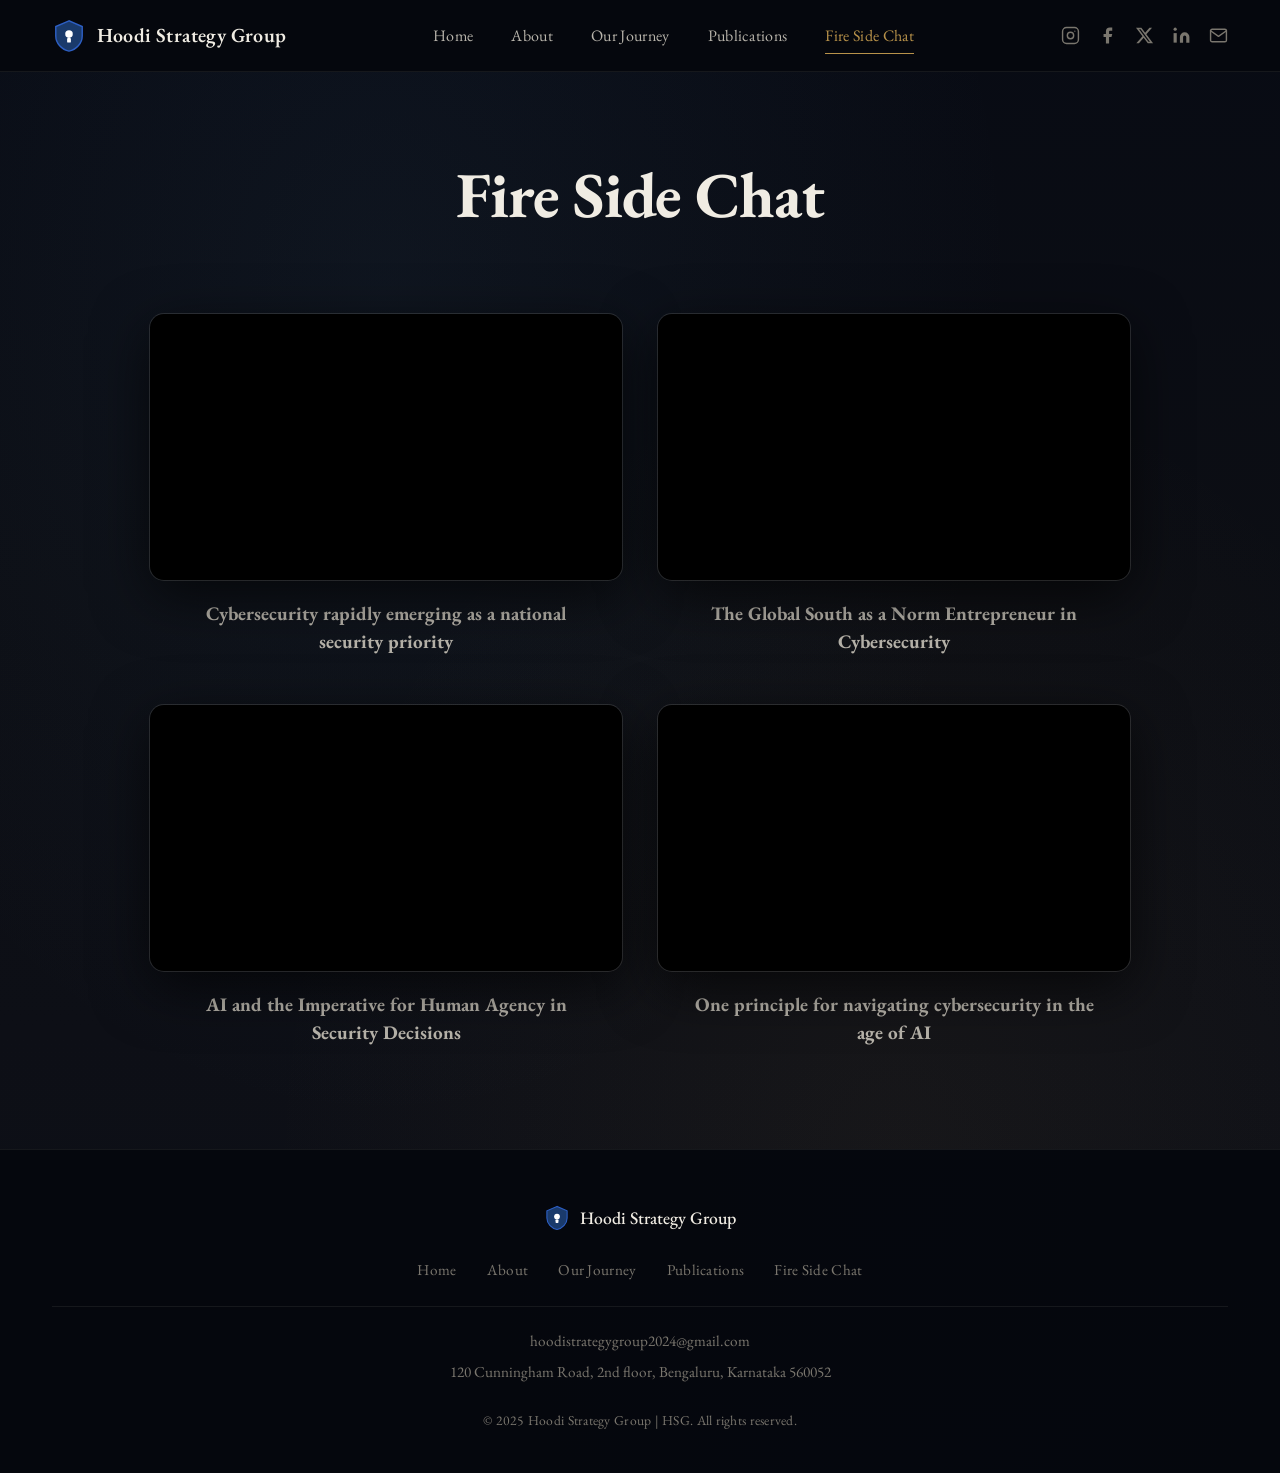
<file: fireside.html>
<!DOCTYPE html>
<html lang="en">
<head>
  <meta charset="UTF-8"/>
  <meta name="viewport" content="width=device-width, initial-scale=1.0"/>
  <title>Fire Side Chat | Hoodi Strategy Group</title>
  <link rel="stylesheet" href="style.css"/>
</head>
<body class="fireside-page">

  <nav class="navbar">
    <a href="index.html" class="nav-logo">
      <svg width="34" height="34" viewBox="0 0 36 36" fill="none"><path d="M18 2L4 8V18C4 25.7 10.3 32.6 18 34C25.7 32.6 32 25.7 32 18V8L18 2Z" fill="#1a3a6b" stroke="#2d5fc4" stroke-width="1.5"/><circle cx="18" cy="16" r="4" fill="white"/><rect x="16" y="20" width="4" height="5" rx="1" fill="white"/></svg>
      <span class="logo-text">Hoodi Strategy Group</span>
    </a>
    <div class="nav-links">
      <a href="index.html" class="nav-link">Home</a>
      <a href="about.html" class="nav-link">About</a>
      <a href="journey.html" class="nav-link">Our Journey</a>
      <a href="publications.html" class="nav-link">Publications</a>
      <a href="fireside.html" class="nav-link active">Fire Side Chat</a>
    </div>
    <div class="nav-social">
      <a href="#" class="social-icon" aria-label="Instagram"><svg width="19" height="19" viewBox="0 0 24 24" fill="none" stroke="currentColor" stroke-width="1.8" stroke-linecap="round" stroke-linejoin="round"><rect x="2" y="2" width="20" height="20" rx="5"/><circle cx="12" cy="12" r="4"/><circle cx="17.5" cy="6.5" r="0.8" fill="currentColor" stroke="none"/></svg></a>
      <a href="#" class="social-icon" aria-label="Facebook"><svg width="19" height="19" viewBox="0 0 24 24" fill="currentColor"><path d="M18 2h-3a5 5 0 0 0-5 5v3H7v4h3v8h4v-8h3l1-4h-4V7a1 1 0 0 1 1-1h3z"/></svg></a>
      <a href="#" class="social-icon" aria-label="X"><svg width="19" height="19" viewBox="0 0 24 24" fill="currentColor"><path d="M18.244 2.25h3.308l-7.227 8.26 8.502 11.24H16.17l-5.214-6.817L4.99 21.75H1.68l7.73-8.835L1.254 2.25H8.08l4.713 6.231zm-1.161 17.52h1.833L7.084 4.126H5.117z"/></svg></a>
      <a href="#" class="social-icon" aria-label="LinkedIn"><svg width="19" height="19" viewBox="0 0 24 24" fill="currentColor"><path d="M16 8a6 6 0 0 1 6 6v7h-4v-7a2 2 0 0 0-4 0v7h-4v-7a6 6 0 0 1 6-6z"/><rect x="2" y="9" width="4" height="12"/><circle cx="4" cy="4" r="2"/></svg></a>
      <a href="/cdn-cgi/l/email-protection#d1b9bebeb5b8a2a5a3b0a5b4b6a8b6a3bea4a1e3e1e3e591b6bcb0b8bdffb2bebc" class="social-icon" aria-label="Email"><svg width="19" height="19" viewBox="0 0 24 24" fill="none" stroke="currentColor" stroke-width="1.8" stroke-linecap="round" stroke-linejoin="round"><path d="M4 4h16c1.1 0 2 .9 2 2v12c0 1.1-.9 2-2 2H4c-1.1 0-2-.9-2-2V6c0-1.1.9-2 2-2z"/><polyline points="22,6 12,13 2,6"/></svg></a>
    </div>
    <button class="hamburger" id="hamburger" aria-label="Toggle menu" aria-expanded="false"><span></span><span></span><span></span></button>
  </nav>
  <div class="mobile-menu" id="mobileMenu">
    <a href="index.html" class="mobile-link">Home</a>
    <a href="about.html" class="mobile-link">About</a>
    <a href="journey.html" class="mobile-link">Our Journey</a>
    <a href="publications.html" class="mobile-link">Publications</a>
    <a href="fireside.html" class="mobile-link active">Fire Side Chat</a>
  </div>

  <main>
    <div class="fireside-wrapper">

      <h1 class="fireside-title hero-animate">Fire Side Chat</h1>

      <div class="videos-grid">

        <div class="video-item" data-reveal="up" data-delay="1">
          <div class="video-embed-wrap">
            <!-- Replace VIDEO_ID_1 with actual YouTube video ID -->
            <iframe src="https://www.youtube.com/embed/VIDEO_ID_1"
              title="Cybersecurity rapidly emerging as a national security priority"
              allow="accelerometer; autoplay; clipboard-write; encrypted-media; gyroscope; picture-in-picture"
              allowfullscreen></iframe>
          </div>
          <p class="video-title">Cybersecurity rapidly emerging as a national security priority</p>
        </div>

        <div class="video-item" data-reveal="up" data-delay="2">
          <div class="video-embed-wrap">
            <!-- Replace VIDEO_ID_2 with actual YouTube video ID -->
            <iframe src="https://www.youtube.com/embed/VIDEO_ID_2"
              title="The Global South as a Norm Entrepreneur in Cybersecurity"
              allow="accelerometer; autoplay; clipboard-write; encrypted-media; gyroscope; picture-in-picture"
              allowfullscreen></iframe>
          </div>
          <p class="video-title">The Global South as a Norm Entrepreneur in Cybersecurity</p>
        </div>

        <div class="video-item" data-reveal="up" data-delay="3">
          <div class="video-embed-wrap">
            <!-- Replace VIDEO_ID_3 with actual YouTube video ID -->
            <iframe src="https://www.youtube.com/embed/VIDEO_ID_3"
              title="AI and the Imperative for Human Agency in Security Decisions"
              allow="accelerometer; autoplay; clipboard-write; encrypted-media; gyroscope; picture-in-picture"
              allowfullscreen></iframe>
          </div>
          <p class="video-title">AI and the Imperative for Human Agency in Security Decisions</p>
        </div>

        <div class="video-item" data-reveal="up" data-delay="4">
          <div class="video-embed-wrap">
            <!-- Replace VIDEO_ID_4 with actual YouTube video ID -->
            <iframe src="https://www.youtube.com/embed/VIDEO_ID_4"
              title="One principle for navigating cybersecurity in the age of AI"
              allow="accelerometer; autoplay; clipboard-write; encrypted-media; gyroscope; picture-in-picture"
              allowfullscreen></iframe>
          </div>
          <p class="video-title">One principle for navigating cybersecurity in the age of AI</p>
        </div>

      </div>
    </div>
  </main>

  <footer class="footer">
    <div class="footer-logo">
      <svg width="26" height="26" viewBox="0 0 36 36" fill="none"><path d="M18 2L4 8V18C4 25.7 10.3 32.6 18 34C25.7 32.6 32 25.7 32 18V8L18 2Z" fill="#1a3a6b" stroke="#2d5fc4" stroke-width="1.5"/><circle cx="18" cy="16" r="4" fill="white"/><rect x="16" y="20" width="4" height="5" rx="1" fill="white"/></svg>
      <span>Hoodi Strategy Group</span>
    </div>
    <nav class="footer-nav">
      <a href="index.html">Home</a><a href="about.html">About</a><a href="journey.html">Our Journey</a><a href="publications.html">Publications</a><a href="fireside.html">Fire Side Chat</a>
    </nav>
        <div class="footer-contact-info">
      <a href="mailto:hoodistrategygroup2024@gmail.com">hoodistrategygroup2024@gmail.com</a>
      <p>120 Cunningham Road, 2nd floor, Bengaluru, Karnataka 560052</p>
    </div>
    <p class="footer-copy">&#169; 2025 Hoodi Strategy Group | HSG. All rights reserved.</p>
  </footer>

  <script src="script.js"></script>
</body>
</html>
</file>
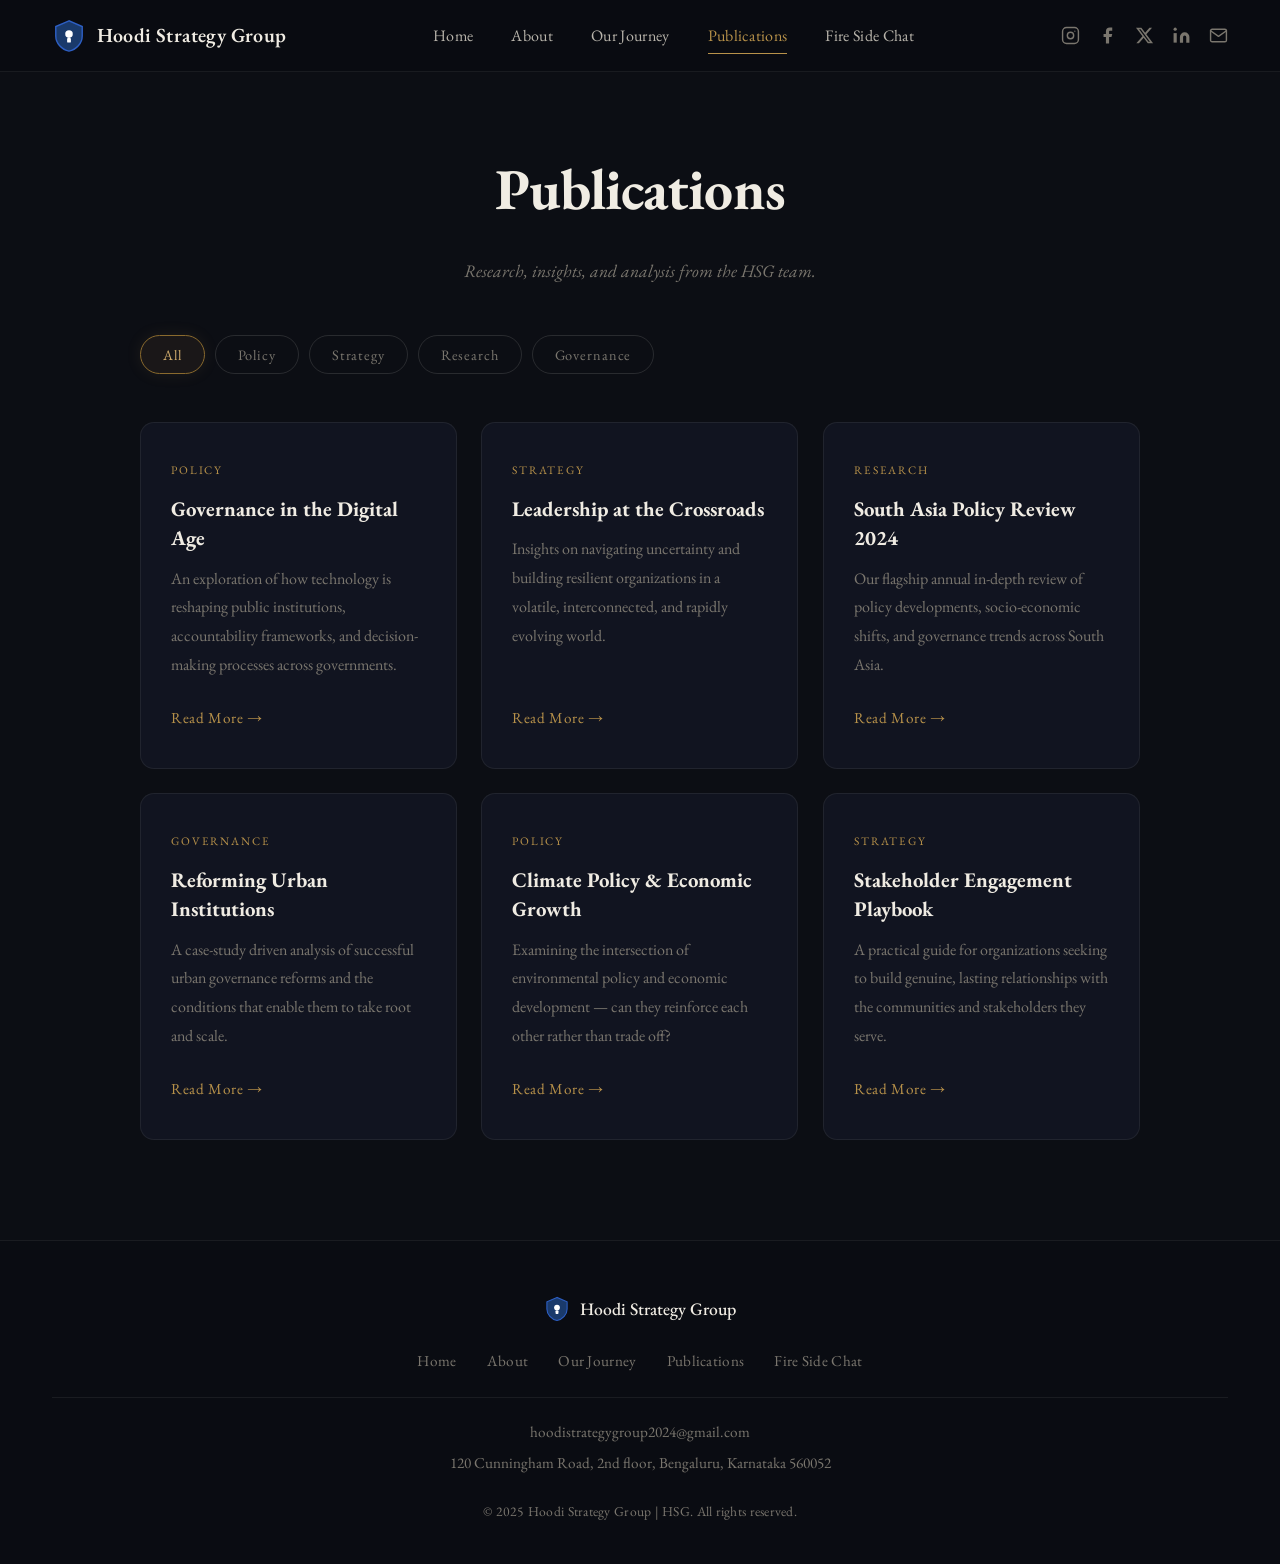
<file: publications.html>
<!DOCTYPE html>
<html lang="en">
<head>
  <meta charset="UTF-8"/>
  <meta name="viewport" content="width=device-width, initial-scale=1.0"/>
  <title>Publications | Hoodi Strategy Group</title>
  <link rel="stylesheet" href="style.css"/>
</head>
<body>

  <nav class="navbar">
    <a href="index.html" class="nav-logo">
      <svg width="34" height="34" viewBox="0 0 36 36" fill="none"><path d="M18 2L4 8V18C4 25.7 10.3 32.6 18 34C25.7 32.6 32 25.7 32 18V8L18 2Z" fill="#1a3a6b" stroke="#2d5fc4" stroke-width="1.5"/><circle cx="18" cy="16" r="4" fill="white"/><rect x="16" y="20" width="4" height="5" rx="1" fill="white"/></svg>
      <span class="logo-text">Hoodi Strategy Group</span>
    </a>
    <div class="nav-links">
      <a href="index.html" class="nav-link">Home</a>
      <a href="about.html" class="nav-link">About</a>
      <a href="journey.html" class="nav-link">Our Journey</a>
      <a href="publications.html" class="nav-link active">Publications</a>
      <a href="fireside.html" class="nav-link">Fire Side Chat</a>
    </div>
    <div class="nav-social">
      <a href="#" class="social-icon" aria-label="Instagram"><svg width="19" height="19" viewBox="0 0 24 24" fill="none" stroke="currentColor" stroke-width="1.8" stroke-linecap="round" stroke-linejoin="round"><rect x="2" y="2" width="20" height="20" rx="5"/><circle cx="12" cy="12" r="4"/><circle cx="17.5" cy="6.5" r="0.8" fill="currentColor" stroke="none"/></svg></a>
      <a href="#" class="social-icon" aria-label="Facebook"><svg width="19" height="19" viewBox="0 0 24 24" fill="currentColor"><path d="M18 2h-3a5 5 0 0 0-5 5v3H7v4h3v8h4v-8h3l1-4h-4V7a1 1 0 0 1 1-1h3z"/></svg></a>
      <a href="#" class="social-icon" aria-label="X"><svg width="19" height="19" viewBox="0 0 24 24" fill="currentColor"><path d="M18.244 2.25h3.308l-7.227 8.26 8.502 11.24H16.17l-5.214-6.817L4.99 21.75H1.68l7.73-8.835L1.254 2.25H8.08l4.713 6.231zm-1.161 17.52h1.833L7.084 4.126H5.117z"/></svg></a>
      <a href="#" class="social-icon" aria-label="LinkedIn"><svg width="19" height="19" viewBox="0 0 24 24" fill="currentColor"><path d="M16 8a6 6 0 0 1 6 6v7h-4v-7a2 2 0 0 0-4 0v7h-4v-7a6 6 0 0 1 6-6z"/><rect x="2" y="9" width="4" height="12"/><circle cx="4" cy="4" r="2"/></svg></a>
      <a href="/cdn-cgi/l/email-protection#0f6760606b667c7b7d6e7b6a6876687d607a7f3d3f3d3b4f68626e6663216c6062" class="social-icon" aria-label="Email"><svg width="19" height="19" viewBox="0 0 24 24" fill="none" stroke="currentColor" stroke-width="1.8" stroke-linecap="round" stroke-linejoin="round"><path d="M4 4h16c1.1 0 2 .9 2 2v12c0 1.1-.9 2-2 2H4c-1.1 0-2-.9-2-2V6c0-1.1.9-2 2-2z"/><polyline points="22,6 12,13 2,6"/></svg></a>
    </div>
    <button class="hamburger" id="hamburger" aria-label="Toggle menu" aria-expanded="false"><span></span><span></span><span></span></button>
  </nav>
  <div class="mobile-menu" id="mobileMenu">
    <a href="index.html" class="mobile-link">Home</a>
    <a href="about.html" class="mobile-link">About</a>
    <a href="journey.html" class="mobile-link">Our Journey</a>
    <a href="publications.html" class="mobile-link active">Publications</a>
    <a href="fireside.html" class="mobile-link">Fire Side Chat</a>
  </div>

  <main>
    <div class="pub-page">

      <h1 class="pub-page-title hero-animate">Publications</h1>
      <p class="pub-page-sub hero-animate hero-animate-delay-1">Research, insights, and analysis from the HSG team.</p>

      <div class="pub-filter" data-reveal="up">
        <button class="filter-btn active" data-filter="all">All</button>
        <button class="filter-btn" data-filter="policy">Policy</button>
        <button class="filter-btn" data-filter="strategy">Strategy</button>
        <button class="filter-btn" data-filter="research">Research</button>
        <button class="filter-btn" data-filter="governance">Governance</button>
      </div>

      <div class="cards-grid">
        <div class="card" data-category="policy" data-reveal="up" data-delay="1">
          <div class="card-tag">Policy</div>
          <h3 class="card-title">Governance in the Digital Age</h3>
          <p class="card-text">An exploration of how technology is reshaping public institutions, accountability frameworks, and decision-making processes across governments.</p>
          <a href="#" class="card-link">Read More →</a>
        </div>
        <div class="card" data-category="strategy" data-reveal="up" data-delay="2">
          <div class="card-tag">Strategy</div>
          <h3 class="card-title">Leadership at the Crossroads</h3>
          <p class="card-text">Insights on navigating uncertainty and building resilient organizations in a volatile, interconnected, and rapidly evolving world.</p>
          <a href="#" class="card-link">Read More →</a>
        </div>
        <div class="card" data-category="research" data-reveal="up" data-delay="3">
          <div class="card-tag">Research</div>
          <h3 class="card-title">South Asia Policy Review 2024</h3>
          <p class="card-text">Our flagship annual in-depth review of policy developments, socio-economic shifts, and governance trends across South Asia.</p>
          <a href="#" class="card-link">Read More →</a>
        </div>
        <div class="card" data-category="governance" data-reveal="up" data-delay="1">
          <div class="card-tag">Governance</div>
          <h3 class="card-title">Reforming Urban Institutions</h3>
          <p class="card-text">A case-study driven analysis of successful urban governance reforms and the conditions that enable them to take root and scale.</p>
          <a href="#" class="card-link">Read More →</a>
        </div>
        <div class="card" data-category="policy" data-reveal="up" data-delay="2">
          <div class="card-tag">Policy</div>
          <h3 class="card-title">Climate Policy &amp; Economic Growth</h3>
          <p class="card-text">Examining the intersection of environmental policy and economic development — can they reinforce each other rather than trade off?</p>
          <a href="#" class="card-link">Read More →</a>
        </div>
        <div class="card" data-category="strategy" data-reveal="up" data-delay="3">
          <div class="card-tag">Strategy</div>
          <h3 class="card-title">Stakeholder Engagement Playbook</h3>
          <p class="card-text">A practical guide for organizations seeking to build genuine, lasting relationships with the communities and stakeholders they serve.</p>
          <a href="#" class="card-link">Read More →</a>
        </div>
      </div>

    </div>
  </main>

  <footer class="footer">
    <div class="footer-logo">
      <svg width="26" height="26" viewBox="0 0 36 36" fill="none"><path d="M18 2L4 8V18C4 25.7 10.3 32.6 18 34C25.7 32.6 32 25.7 32 18V8L18 2Z" fill="#1a3a6b" stroke="#2d5fc4" stroke-width="1.5"/><circle cx="18" cy="16" r="4" fill="white"/><rect x="16" y="20" width="4" height="5" rx="1" fill="white"/></svg>
      <span>Hoodi Strategy Group</span>
    </div>
    <nav class="footer-nav">
      <a href="index.html">Home</a><a href="about.html">About</a><a href="journey.html">Our Journey</a><a href="publications.html">Publications</a><a href="fireside.html">Fire Side Chat</a>
    </nav>
        <div class="footer-contact-info">
      <a href="mailto:hoodistrategygroup2024@gmail.com">hoodistrategygroup2024@gmail.com</a>
      <p>120 Cunningham Road, 2nd floor, Bengaluru, Karnataka 560052</p>
    </div>
    <p class="footer-copy">&#169; 2025 Hoodi Strategy Group | HSG. All rights reserved.</p>
  </footer>

  <script src="script.js"></script>
</body>
</html>
</file>
<file: style.css>
/* ============================================================
   HOODI STRATEGY GROUP — MASTER STYLESHEET
   Palette: Deep Navy-Black · Antique Bronze · Steel Blue · Warm Parchment
   Font: EB Garamond throughout
   ============================================================ */

@import url('https://fonts.googleapis.com/css2?family=EB+Garamond:ital,wght@0,400;0,500;0,600;0,700;1,400;1,500&display=swap');

/* ── RESET ── */
*, *::before, *::after { box-sizing: border-box; margin: 0; padding: 0; }
html { scroll-behavior: smooth; font-size: 16px; }
img { max-width: 100%; display: block; }
a { text-decoration: none; }
button { cursor: pointer; border: none; background: none; }
ul, ol { list-style: none; }

/* ── DESIGN TOKENS ──
   Primary bg:     #0c0e14  (deep navy-black — warm depth, not cold)
   Surface:        #111420  (cards, panels)
   Surface raised: #161926  (hover states, elevated)
   Bronze accent:  #b8924a  (antique gold — authority)
   Bronze light:   #d4ae6e  (hover bronze)
   Steel blue:     #4d7fa8  (diplomatic secondary accent)
   Steel light:    #6fa3cc
   Text primary:   #f0ece3  (warm parchment white)
   Text secondary: #b8b4ab  (muted warm grey)
   Text muted:     #7a766e  (timestamps, captions)
   Border:         rgba(240,236,227,0.07)  (barely-there warm rule)
   Border med:     rgba(240,236,227,0.13)
────────────────────────────────────────────── */
:root {
  --bg:         #0c0e14;
  --bg-nav:     rgba(10, 12, 18, 0.97);
  --surface:    #111420;
  --surface-hi: #161926;
  --surface-lo: #0a0c12;
  --white:      #f0ece3;
  --white-pure: #ffffff;
  --bronze:     #b8924a;
  --bronze-lt:  #d4ae6e;
  --bronze-dk:  #8a6a2e;
  --steel:      #4d7fa8;
  --steel-lt:   #6fa3cc;
  --text-pri:   #f0ece3;
  --text-sec:   #b8b4ab;
  --text-muted: #7a766e;
  --border:     rgba(240,236,227,0.07);
  --border-med: rgba(240,236,227,0.13);
  --border-hi:  rgba(240,236,227,0.22);
  --font:       'EB Garamond', Georgia, serif;
  --ease-out:   cubic-bezier(0.16, 1, 0.3, 1);
  --ease-io:    cubic-bezier(0.65, 0, 0.35, 1);
  --radius:     14px;
  --radius-sm:  8px;
}

/* ── BASE ── */
body {
  background: var(--bg);
  color: var(--text-pri);
  font-family: var(--font);
  font-size: 1.15rem;
  line-height: 1.85;
  overflow-x: hidden;
  min-height: 100vh;
  display: flex;
  flex-direction: column;
}
main { flex: 1; }

/* ============================================================
   NAVBAR
   ============================================================ */
.navbar {
  position: sticky;
  top: 0;
  z-index: 200;
  display: flex;
  align-items: center;
  justify-content: space-between;
  gap: 24px;
  padding: 0 52px;
  height: 72px;
  background: var(--bg-nav);
  border-bottom: 1px solid var(--border);
  backdrop-filter: blur(16px);
  -webkit-backdrop-filter: blur(16px);
}
.nav-logo {
  display: flex;
  align-items: center;
  gap: 11px;
  flex-shrink: 0;
}
.logo-text {
  font-family: var(--font);
  font-size: 1.25rem;
  font-weight: 600;
  color: var(--text-pri);
  white-space: nowrap;
  letter-spacing: 0.01em;
}
.nav-links {
  display: flex;
  align-items: center;
  gap: 38px;
}
.nav-link {
  font-family: var(--font);
  font-size: 1rem;
  font-weight: 400;
  color: var(--text-sec);
  letter-spacing: 0.02em;
  position: relative;
  transition: color 0.25s;
}
.nav-link::after {
  content: '';
  position: absolute;
  bottom: -4px; left: 0;
  width: 0; height: 1px;
  background: var(--bronze);
  transition: width 0.35s var(--ease-out);
}
.nav-link:hover { color: var(--text-pri); }
.nav-link:hover::after { width: 100%; }
.nav-link.active { color: var(--bronze); }
.nav-link.active::after { width: 100%; }

.nav-social {
  display: flex;
  align-items: center;
  gap: 18px;
  flex-shrink: 0;
}
.social-icon {
  display: flex;
  align-items: center;
  justify-content: center;
  color: var(--text-muted);
  transition: color 0.25s, transform 0.3s var(--ease-out);
}
.social-icon svg { display: block; }
.social-icon:hover { color: var(--bronze-lt); transform: translateY(-3px); }

.hamburger {
  display: none;
  flex-direction: column;
  justify-content: center;
  gap: 5px;
  padding: 6px;
  width: 36px;
  height: 36px;
}
.hamburger span {
  display: block;
  width: 22px;
  height: 1.5px;
  background: var(--text-pri);
  border-radius: 2px;
  transition: transform 0.35s var(--ease-out), opacity 0.25s;
}
.hamburger.open span:nth-child(1) { transform: translateY(6.5px) rotate(45deg); }
.hamburger.open span:nth-child(2) { opacity: 0; transform: scaleX(0); }
.hamburger.open span:nth-child(3) { transform: translateY(-6.5px) rotate(-45deg); }

.mobile-menu {
  position: fixed;
  top: 72px; left: 0; right: 0;
  z-index: 199;
  background: rgba(10,12,18,0.99);
  backdrop-filter: blur(18px);
  border-bottom: 1px solid var(--border);
  display: flex;
  flex-direction: column;
  transform: translateY(-110%);
  opacity: 0;
  transition: transform 0.45s var(--ease-out), opacity 0.35s;
  pointer-events: none;
}
.mobile-menu.open { transform: translateY(0); opacity: 1; pointer-events: all; }
.mobile-link {
  font-family: var(--font);
  font-size: 1.1rem;
  color: var(--text-sec);
  padding: 16px 32px;
  border-bottom: 1px solid var(--border);
  transition: color 0.2s, padding-left 0.3s var(--ease-out), background 0.2s;
}
.mobile-link:last-child { border-bottom: none; }
.mobile-link:hover { color: var(--text-pri); padding-left: 42px; background: rgba(240,236,227,0.03); }
.mobile-link.active { color: var(--bronze); }

/* ============================================================
   SHARED FOOTER
   ============================================================ */
.footer {
  border-top: 1px solid var(--border);
  background: var(--surface-lo);
  padding: 52px 52px 40px;
  display: flex;
  flex-direction: column;
  align-items: center;
  gap: 22px;
}
.footer-logo {
  display: flex;
  align-items: center;
  gap: 10px;
  font-family: var(--font);
  font-size: 1.1rem;
  font-weight: 500;
  color: var(--text-pri);
}
.footer-nav {
  display: flex;
  gap: 30px;
  flex-wrap: wrap;
  justify-content: center;
}
.footer-nav a {
  font-family: var(--font);
  font-size: 0.95rem;
  color: var(--text-muted);
  letter-spacing: 0.02em;
  transition: color 0.25s;
}
.footer-nav a:hover { color: var(--bronze-lt); }
.footer-contact-info {
  display: flex;
  flex-direction: column;
  align-items: center;
  gap: 5px;
  border-top: 1px solid var(--border);
  padding-top: 22px;
  width: 100%;
}
.footer-contact-info a,
.footer-contact-info p {
  font-family: var(--font);
  font-size: 0.95rem;
  color: var(--text-muted);
  text-align: center;
  transition: color 0.25s;
  margin: 0;
  line-height: 1.7;
}
.footer-contact-info a:hover { color: var(--bronze-lt); }
.footer-copy {
  font-family: var(--font);
  font-size: 0.85rem;
  color: var(--text-muted);
  letter-spacing: 0.02em;
}

/* ============================================================
   ANIMATIONS — SCROLL REVEAL
   ============================================================ */
[data-reveal] {
  opacity: 0;
  will-change: opacity, transform;
  transition-timing-function: var(--ease-out);
  transition-property: opacity, transform;
  transition-duration: 0.9s;
}
[data-reveal="up"]    { transform: translateY(48px); }
[data-reveal="down"]  { transform: translateY(-32px); }
[data-reveal="left"]  { transform: translateX(-48px); }
[data-reveal="right"] { transform: translateX(48px); }
[data-reveal="scale"] { transform: scale(0.88); }
[data-reveal="fade"]  { transform: none; }
[data-delay="1"] { transition-delay: 0.10s; }
[data-delay="2"] { transition-delay: 0.20s; }
[data-delay="3"] { transition-delay: 0.32s; }
[data-delay="4"] { transition-delay: 0.46s; }
[data-delay="5"] { transition-delay: 0.60s; }
[data-delay="6"] { transition-delay: 0.74s; }
[data-reveal].revealed { opacity: 1; transform: none; }

@keyframes heroFadeUp {
  from { opacity: 0; transform: translateY(36px); }
  to   { opacity: 1; transform: translateY(0); }
}
.hero-animate { animation: heroFadeUp 1s var(--ease-out) both; }
.hero-animate-delay-1 { animation-delay: 0.15s; }
.hero-animate-delay-2 { animation-delay: 0.32s; }
.hero-animate-delay-3 { animation-delay: 0.50s; }
.hero-animate-delay-4 { animation-delay: 0.68s; }

@keyframes drawLine {
  from { width: 0; }
  to   { width: 60px; }
}
@keyframes spinCW  { to { transform: rotate(360deg); } }
@keyframes spinCCW { to { transform: rotate(-360deg); } }

/* ============================================================
   HOME PAGE
   ============================================================ */

/* WHO WE ARE */
.who-section {
  text-align: center;
  padding: 88px 80px 72px;
  max-width: 1100px;
  margin: 0 auto;
}
.who-title {
  font-size: clamp(2.6rem, 5vw, 4.2rem);
  font-weight: 700;
  color: var(--text-pri);
  margin-bottom: 52px;
  letter-spacing: -0.015em;
  line-height: 1.1;
}
.who-image-wrap {
  width: 100%;
  max-width: 760px;
  margin: 0 auto 52px;
  border-radius: 20px;
  overflow: hidden;
  box-shadow:
    0 2px 0 0 var(--border-med),
    0 32px 80px rgba(0,0,0,0.7),
    0 0 0 1px var(--border);
}
.who-img {
  width: 100%;
  height: auto;
  display: block;
  transition: transform 0.7s var(--ease-out);
}
.who-image-wrap:hover .who-img { transform: scale(1.025); }
.who-desc {
  max-width: 760px;
  margin: 0 auto 44px;
  font-size: 1.15rem;
  color: var(--text-sec);
  line-height: 2;
  text-align: justify;
}

/* Meet The Team button */
.meet-btn {
  display: inline-flex;
  align-items: center;
  gap: 16px;
  border: 1px solid var(--border-hi);
  color: var(--text-pri);
  font-family: var(--font);
  font-size: 1.05rem;
  font-weight: 500;
  letter-spacing: 0.04em;
  padding: 14px 38px;
  border-radius: 60px;
  background: rgba(184,146,74,0.06);
  transition: background 0.35s, border-color 0.35s, box-shadow 0.35s, transform 0.3s var(--ease-out);
}
.meet-btn:hover {
  background: rgba(184,146,74,0.14);
  border-color: var(--bronze);
  box-shadow: 0 8px 36px rgba(184,146,74,0.18);
  transform: translateY(-2px);
}
.btn-arrow {
  display: inline-block;
  width: 34px;
  height: 1.5px;
  background: var(--bronze);
  position: relative;
  transition: width 0.3s var(--ease-out);
}
.btn-arrow::after {
  content: '';
  position: absolute;
  right: -1px; top: -4px;
  width: 9px; height: 9px;
  border-right: 1.5px solid var(--bronze);
  border-top: 1.5px solid var(--bronze);
  transform: rotate(45deg);
}
.meet-btn:hover .btn-arrow { width: 44px; }

/* HSG FOCUS */
.focus-section {
  padding: 80px 80px;
  max-width: 1200px;
  margin: 0 auto;
  display: grid;
  grid-template-columns: 1fr 1fr;
  gap: 80px;
  align-items: center;
}
.focus-heading {
  font-size: clamp(2rem, 3.5vw, 3rem);
  font-weight: 700;
  color: var(--text-pri);
  margin-bottom: 48px;
  letter-spacing: -0.01em;
}
.focus-list {
  display: flex;
  flex-direction: column;
  gap: 22px;
}
.focus-item {
  display: flex;
  align-items: center;
  gap: 18px;
  font-size: 1.1rem;
  color: var(--text-sec);
  opacity: 0;
  transform: translateX(-20px);
  transition: opacity 0.6s var(--ease-out), transform 0.6s var(--ease-out), color 0.25s;
}
.focus-item.revealed { opacity: 1; transform: none; }
.focus-item:hover { color: var(--text-pri); }
.focus-dash {
  width: 28px;
  height: 1.5px;
  background: var(--bronze-dk);
  flex-shrink: 0;
  position: relative;
  transition: width 0.3s var(--ease-out), background 0.25s;
}
.focus-dash::before {
  content: '';
  position: absolute;
  left: 0; top: -5px;
  width: 1.5px; height: 11px;
  background: inherit;
}
.focus-item:hover .focus-dash { width: 38px; background: var(--bronze); }

.focus-right {
  display: flex;
  align-items: center;
  justify-content: center;
}
.focus-oval-wrap {
  width: 420px;
  height: 500px;
  border-radius: 50%;
  overflow: hidden;
  box-shadow:
    0 0 0 1px var(--border-med),
    0 24px 70px rgba(0,0,0,0.7);
  transition: box-shadow 0.5s, transform 0.5s var(--ease-out);
}
.focus-oval-wrap:hover {
  transform: scale(1.02);
  box-shadow: 0 0 0 1px var(--border-hi), 0 36px 90px rgba(0,0,0,0.8);
}
.focus-oval-img {
  width: 100%; height: 100%;
  object-fit: cover;
  display: block;
}

/* SERVICES — card grid */
.services-section {
  padding: 80px 80px 100px;
  max-width: 1200px;
  margin: 0 auto;
}
.services-header {
  text-align: center;
  margin-bottom: 56px;
}
.services-heading {
  font-size: clamp(2rem, 3.5vw, 3rem);
  font-weight: 700;
  color: var(--text-pri);
  letter-spacing: -0.01em;
  margin-bottom: 10px;
}
.services-subtext {
  font-size: 1.05rem;
  color: var(--text-muted);
  font-style: italic;
}
.services-grid {
  display: grid;
  grid-template-columns: repeat(3, 1fr);
  gap: 18px;
}
.service-card {
  background: var(--surface);
  border: 1px solid var(--border);
  border-radius: var(--radius);
  padding: 32px 28px;
  position: relative;
  overflow: hidden;
  transition: transform 0.4s var(--ease-out), border-color 0.4s, box-shadow 0.4s, background 0.4s;
  cursor: default;
}
.service-card::before {
  content: '';
  position: absolute;
  top: 0; left: 0; right: 0;
  height: 1.5px;
  background: linear-gradient(90deg, transparent, var(--card-accent, var(--bronze)), transparent);
  opacity: 0;
  transition: opacity 0.4s;
}
.service-card::after {
  content: '';
  position: absolute;
  inset: 0;
  background: radial-gradient(ellipse at 50% 0%, rgba(184,146,74,0.04) 0%, transparent 70%);
  opacity: 0;
  transition: opacity 0.4s;
  pointer-events: none;
}
.service-card:hover {
  transform: translateY(-6px);
  border-color: var(--border-med);
  background: var(--surface-hi);
  box-shadow: 0 24px 60px rgba(0,0,0,0.5), 0 0 0 1px var(--border-med);
}
.service-card:hover::before { opacity: 1; }
.service-card:hover::after  { opacity: 1; }
.service-icon {
  width: 44px;
  height: 44px;
  border-radius: var(--radius-sm);
  background: rgba(184,146,74,0.07);
  border: 1px solid rgba(184,146,74,0.15);
  display: flex;
  align-items: center;
  justify-content: center;
  margin-bottom: 18px;
  transition: background 0.3s, border-color 0.3s;
}
.service-card:hover .service-icon {
  background: rgba(184,146,74,0.13);
  border-color: rgba(184,146,74,0.28);
}
.service-name {
  font-size: 1.05rem;
  font-weight: 600;
  color: var(--text-sec);
  line-height: 1.4;
  letter-spacing: 0.01em;
  transition: color 0.25s;
}
.service-card:hover .service-name { color: var(--text-pri); }

/* HOME FOOTER (special layout) */
.home-footer {
  border-top: 1px solid var(--border);
  background: var(--surface-lo);
  padding: 60px 80px 44px;
}
.home-footer-top {
  display: flex;
  gap: 80px;
  margin-bottom: 48px;
  align-items: flex-start;
}
.footer-logo-box {
  background: #f0ece3;
  padding: 20px 26px;
  border-radius: var(--radius-sm);
  display: flex;
  flex-direction: column;
  align-items: center;
  gap: 8px;
  flex-shrink: 0;
}
.footer-shield { width: 80px; height: 80px; }
.footer-brand-name {
  font-family: var(--font);
  font-size: 0.9rem;
  font-weight: 700;
  color: #1a3a6b;
  letter-spacing: 0.18em;
  text-align: center;
  line-height: 1.3;
}
.footer-nav-block {
  display: flex;
  flex-direction: column;
  gap: 18px;
}
.footer-nav-block a {
  font-family: var(--font);
  font-size: 1rem;
  color: var(--text-sec);
  transition: color 0.25s, transform 0.25s;
  display: inline-block;
}
.footer-nav-block a:hover { color: var(--bronze-lt); transform: translateX(4px); }
.footer-bottom {
  border-top: 1px solid var(--border);
  padding-top: 28px;
  display: flex;
  flex-direction: column;
  gap: 12px;
}
.footer-social-row { display: flex; gap: 20px; margin-bottom: 8px; }
.footer-contact {
  font-family: var(--font);
  font-size: 0.95rem;
  color: var(--text-muted);
  line-height: 1.9;
}
.footer-contact a { color: var(--text-muted); transition: color 0.25s; }
.footer-contact a:hover { color: var(--bronze-lt); }

/* ============================================================
   ABOUT PAGE
   ============================================================ */
.about-intro {
  max-width: 1300px;
  margin: 0 auto;
  padding: 64px 100px 24px;
}
.about-intro p {
  font-size: 1.1rem;
  color: var(--text-sec);
  line-height: 2;
  text-align: justify;
}
.our-team-heading {
  font-size: clamp(2.2rem, 4vw, 3rem);
  font-weight: 700;
  color: var(--text-pri);
  text-align: center;
  margin: 56px 0 16px;
  letter-spacing: -0.01em;
}
.team-divider {
  width: 0;
  height: 1.5px;
  background: linear-gradient(to right, var(--bronze-dk), var(--bronze), var(--bronze-dk));
  margin: 0 auto 8px;
  border-radius: 2px;
  animation: drawLine 0.9s 0.3s var(--ease-out) forwards;
}

/* Member blocks — full-width two-column layout on desktop */
.member-block {
  max-width: 1300px;
  margin: 0 auto;
  padding: 72px 100px 68px;
  display: grid;
  grid-template-columns: 300px 1fr;
  grid-template-rows: auto auto 1fr auto;
  column-gap: 80px;
  align-items: start;
  border-bottom: 1px solid var(--border);
}
.member-block:last-child { border-bottom: none; }

.member-photo-wrap {
  grid-column: 1;
  grid-row: 1 / 5;
  width: 260px;
  height: 260px;
  border-radius: 50%;
  overflow: hidden;
  box-shadow:
    0 0 0 4px var(--surface),
    0 0 0 5px var(--border-med),
    0 24px 64px rgba(0,0,0,0.6);
  transition: box-shadow 0.5s, transform 0.5s var(--ease-out);
  justify-self: center;
  align-self: start;
  margin-top: 6px;
}
.member-photo-wrap:hover {
  transform: scale(1.04);
  box-shadow:
    0 0 0 4px var(--surface),
    0 0 0 5px var(--bronze-dk),
    0 32px 80px rgba(0,0,0,0.8);
}
.member-photo {
  width: 100%;
  height: 100%;
  object-fit: cover;
  object-position: center top;
  display: block;
}
.member-photo-wrap.gradient-bg {
  background: linear-gradient(140deg, #1a1060 0%, #2d1f7a 50%, #1a3a6b 100%);
  border-radius: 50%;
  width: 260px;
  height: 260px;
}
.member-photo-wrap.gradient-bg .member-photo {
  object-fit: cover;
  object-position: center 15%;
}

.member-name {
  grid-column: 2;
  grid-row: 1;
  font-size: clamp(1.8rem, 2.5vw, 2.6rem);
  font-weight: 700;
  color: var(--text-pri);
  letter-spacing: -0.015em;
  line-height: 1.15;
  margin-bottom: 8px;
  align-self: end;
}
.member-role {
  grid-column: 2;
  grid-row: 2;
  font-size: 0.78rem;
  font-weight: 600;
  color: var(--bronze);
  letter-spacing: 0.2em;
  text-transform: uppercase;
  display: block;
  margin-bottom: 28px;
  padding-bottom: 22px;
  border-bottom: 1px solid var(--border);
}
.member-bio {
  grid-column: 2;
  grid-row: 3;
  display: flex;
  flex-direction: column;
  gap: 18px;
  margin-bottom: 32px;
}
.member-bio p {
  font-size: 1.05rem;
  color: var(--text-sec);
  line-height: 1.95;
  text-align: justify;
}
.member-btn-row {
  grid-column: 2;
  grid-row: 4;
  display: flex;
  gap: 12px;
  flex-wrap: wrap;
  align-items: center;
}
.member-btn {
  font-family: var(--font);
  font-size: 0.95rem;
  font-weight: 500;
  color: var(--text-sec);
  background: var(--surface);
  border: 1px solid var(--border-med);
  border-radius: 60px;
  padding: 10px 28px;
  transition: color 0.3s, background 0.3s, border-color 0.3s, transform 0.3s var(--ease-out), box-shadow 0.3s;
  display: inline-block;
  letter-spacing: 0.02em;
}
.member-btn:hover {
  color: var(--bronze-lt);
  background: var(--surface-hi);
  border-color: var(--bronze-dk);
  transform: translateY(-2px);
  box-shadow: 0 8px 24px rgba(0,0,0,0.4);
}

/* ============================================================
   JOURNEY PAGE
   ============================================================ */
.journey-wrapper {
  max-width: 900px;
  margin: 0 auto;
  padding: 64px 80px 100px;
}
.journey-title {
  font-size: clamp(2.6rem, 5vw, 4rem);
  font-weight: 700;
  color: var(--text-pri);
  text-align: center;
  margin-bottom: 52px;
  letter-spacing: -0.015em;
}
.journey-photo-wrap {
  width: 100%;
  max-width: 620px;
  margin: 0 auto 56px;
  border-radius: 20px;
  overflow: hidden;
  box-shadow:
    0 0 0 1px var(--border-med),
    0 28px 80px rgba(0,0,0,0.75);
  transition: box-shadow 0.5s, transform 0.5s var(--ease-out);
}
.journey-photo-wrap:hover {
  transform: scale(1.015);
  box-shadow: 0 0 0 1px var(--border-hi), 0 40px 100px rgba(0,0,0,0.85);
}
.journey-photo { width: 100%; height: auto; display: block; }
.journey-body { display: flex; flex-direction: column; gap: 28px; }
.journey-body p {
  font-size: 1.08rem;
  color: var(--text-sec);
  line-height: 2;
  text-align: justify;
}

/* ============================================================
   PUBLICATIONS PAGE
   ============================================================ */
.pub-page {
  max-width: 1160px;
  margin: 0 auto;
  padding: 64px 80px 100px;
}
.pub-page-title {
  font-size: clamp(2.4rem, 4.5vw, 3.8rem);
  font-weight: 700;
  color: var(--text-pri);
  text-align: center;
  margin-bottom: 12px;
  letter-spacing: -0.015em;
}
.pub-page-sub {
  font-size: 1.1rem;
  color: var(--text-muted);
  text-align: center;
  margin-bottom: 48px;
  font-style: italic;
}
.pub-filter {
  display: flex;
  gap: 10px;
  flex-wrap: wrap;
  margin-bottom: 48px;
}
.filter-btn {
  font-family: var(--font);
  font-size: 0.9rem;
  letter-spacing: 0.06em;
  padding: 9px 22px;
  border-radius: 60px;
  border: 1px solid var(--border-med);
  background: transparent;
  color: var(--text-muted);
  transition: all 0.3s var(--ease-out);
}
.filter-btn:hover,
.filter-btn.active {
  border-color: var(--bronze-dk);
  color: var(--bronze-lt);
  background: rgba(184,146,74,0.08);
  box-shadow: 0 0 16px rgba(184,146,74,0.1);
}
.cards-grid {
  display: grid;
  grid-template-columns: repeat(auto-fill, minmax(300px, 1fr));
  gap: 24px;
}
.card {
  background: var(--surface);
  border: 1px solid var(--border);
  border-radius: var(--radius);
  padding: 36px 30px;
  display: flex;
  flex-direction: column;
  transition: transform 0.4s var(--ease-out), border-color 0.4s, box-shadow 0.4s, background 0.4s;
}
.card:hover {
  transform: translateY(-7px);
  border-color: var(--border-med);
  background: var(--surface-hi);
  box-shadow: 0 24px 56px rgba(0,0,0,0.5);
}
.card-tag {
  font-size: 0.72rem;
  letter-spacing: 0.16em;
  text-transform: uppercase;
  color: var(--bronze);
  margin-bottom: 14px;
}
.card-title {
  font-size: 1.3rem;
  font-weight: 700;
  color: var(--text-pri);
  margin-bottom: 12px;
  line-height: 1.4;
}
.card-text {
  font-size: 1rem;
  color: var(--text-muted);
  line-height: 1.8;
  flex: 1;
  margin-bottom: 24px;
}
.card-link {
  font-size: 0.95rem;
  color: var(--bronze);
  letter-spacing: 0.04em;
  align-self: flex-start;
  position: relative;
  transition: color 0.25s;
}
.card-link::after {
  content: '';
  position: absolute;
  bottom: -2px; left: 0;
  width: 0; height: 1px;
  background: var(--bronze-lt);
  transition: width 0.3s var(--ease-out);
}
.card-link:hover { color: var(--bronze-lt); }
.card-link:hover::after { width: 100%; }

/* ============================================================
   FIRE SIDE CHAT PAGE
   ============================================================ */
body.fireside-page {
  background:
    radial-gradient(ellipse at 30% 20%, rgba(77,127,168,0.08) 0%, transparent 50%),
    radial-gradient(ellipse at 70% 80%, rgba(184,146,74,0.06) 0%, transparent 50%),
    linear-gradient(180deg, #080b14 0%, #0c0e14 40%, #0e1018 100%);
}
body.fireside-page .navbar { background: rgba(6,8,14,0.98); }
body.fireside-page .footer { background: rgba(6,8,14,0.98); }

.fireside-wrapper {
  max-width: 1100px;
  margin: 0 auto;
  padding: 64px 60px 100px;
}
.fireside-title {
  font-size: clamp(2.6rem, 5vw, 4rem);
  font-weight: 700;
  color: var(--text-pri);
  text-align: center;
  margin-bottom: 60px;
  letter-spacing: -0.015em;
}
.videos-grid {
  display: grid;
  grid-template-columns: 1fr 1fr;
  gap: 48px 36px;
}
.video-item {
  display: flex;
  flex-direction: column;
  align-items: center;
  gap: 20px;
}
.video-embed-wrap {
  width: 100%;
  position: relative;
  padding-bottom: 56.25%;
  border-radius: var(--radius);
  overflow: hidden;
  box-shadow: 0 0 0 1px var(--border-med), 0 16px 56px rgba(0,0,0,0.65);
  background: #000;
  transition: transform 0.4s var(--ease-out), box-shadow 0.4s;
}
.video-embed-wrap:hover {
  transform: translateY(-6px) scale(1.01);
  box-shadow: 0 0 0 1px var(--border-hi), 0 28px 80px rgba(0,0,0,0.8);
}
.video-embed-wrap iframe {
  position: absolute;
  top: 0; left: 0;
  width: 100%; height: 100%;
  border: none;
}
.video-title {
  font-size: 1.2rem;
  font-weight: 700;
  color: var(--text-sec);
  text-align: center;
  line-height: 1.5;
  max-width: 420px;
  transition: color 0.25s;
}
.video-item:hover .video-title { color: var(--text-pri); }

/* ============================================================
   RESPONSIVE
   ============================================================ */
@media (max-width: 1024px) {
  .navbar { padding: 0 32px; }
  .who-section { padding: 64px 40px 52px; }
  .focus-section, .services-section { padding: 64px 40px; }
  .about-intro { padding: 52px 60px 20px; }
  .member-block { padding: 60px 60px; column-gap: 56px; }
  .journey-wrapper { padding: 52px 40px 80px; }
  .pub-page { padding: 52px 40px 80px; }
  .fireside-wrapper { padding: 52px 40px 80px; }
  .home-footer { padding: 52px 40px 36px; }
  .footer { padding: 40px 32px; }
  .focus-section { gap: 52px; }
}

@media (max-width: 768px) {
  .nav-links, .nav-social { display: none; }
  .hamburger { display: flex; }
  .navbar { padding: 0 24px; height: 64px; }
  .logo-text { font-size: 1.05rem; }
  .mobile-menu { top: 64px; }

  .who-section { padding: 52px 24px 44px; }
  .who-title { font-size: 2.2rem; }

  .focus-section { grid-template-columns: 1fr; padding: 52px 24px; gap: 44px; }
  .focus-oval-wrap { width: 100%; max-width: 360px; height: 340px; margin: 0 auto; }

  .services-section { padding: 52px 24px 72px; }
  .services-grid { grid-template-columns: 1fr 1fr; gap: 14px; }

  .about-intro { padding: 44px 24px 16px; }
  .member-block {
    grid-template-columns: 1fr;
    grid-template-rows: auto auto auto auto auto;
    padding: 48px 24px 52px;
    column-gap: 0;
    justify-items: center;
  }
  .member-photo-wrap {
    grid-column: 1; grid-row: 1;
    width: 200px; height: 200px;
    margin-bottom: 20px;
  }
  .member-photo-wrap.gradient-bg { width: 200px; height: 200px; border-radius: 50%; }
  .member-name { grid-column: 1; grid-row: 2; font-size: 1.8rem; text-align: center; width: 100%; }
  .member-role { grid-column: 1; grid-row: 3; text-align: center; width: 100%; }
  .member-bio { grid-column: 1; grid-row: 4; text-align: left; width: 100%; }
  .member-btn-row { grid-column: 1; grid-row: 5; justify-content: center; }

  .journey-wrapper { padding: 44px 24px 72px; }
  .journey-title { font-size: 2.4rem; }

  .pub-page { padding: 44px 24px 72px; }
  .pub-page-title { font-size: 2.2rem; }
  .cards-grid { grid-template-columns: 1fr; }

  .fireside-wrapper { padding: 44px 24px 72px; }
  .fireside-title { font-size: 2.4rem; }
  .videos-grid { grid-template-columns: 1fr; gap: 40px; }

  .home-footer { padding: 44px 24px 32px; }
  .home-footer-top { flex-direction: column; gap: 36px; }
  .footer { padding: 36px 24px; }
  .footer-nav { gap: 18px; }
}

@media (max-width: 480px) {
  .who-title { font-size: 1.9rem; }
  .focus-oval-wrap { height: 280px; }
  .services-grid { grid-template-columns: 1fr; }
  .member-photo-wrap { width: 170px; height: 170px; }
  .member-photo-wrap.gradient-bg { width: 170px; height: 170px; }
  .journey-title, .fireside-title { font-size: 2rem; }
  .pub-page-title { font-size: 1.9rem; }
  .video-title { font-size: 1.1rem; }
  .meet-btn { font-size: 0.95rem; padding: 13px 28px; }
}

/* ============================================================
   UTILITY
   ============================================================ */
.sr-only {
  position: absolute; width: 1px; height: 1px;
  padding: 0; margin: -1px; overflow: hidden;
  clip: rect(0,0,0,0); white-space: nowrap; border: 0;
}
</file>
